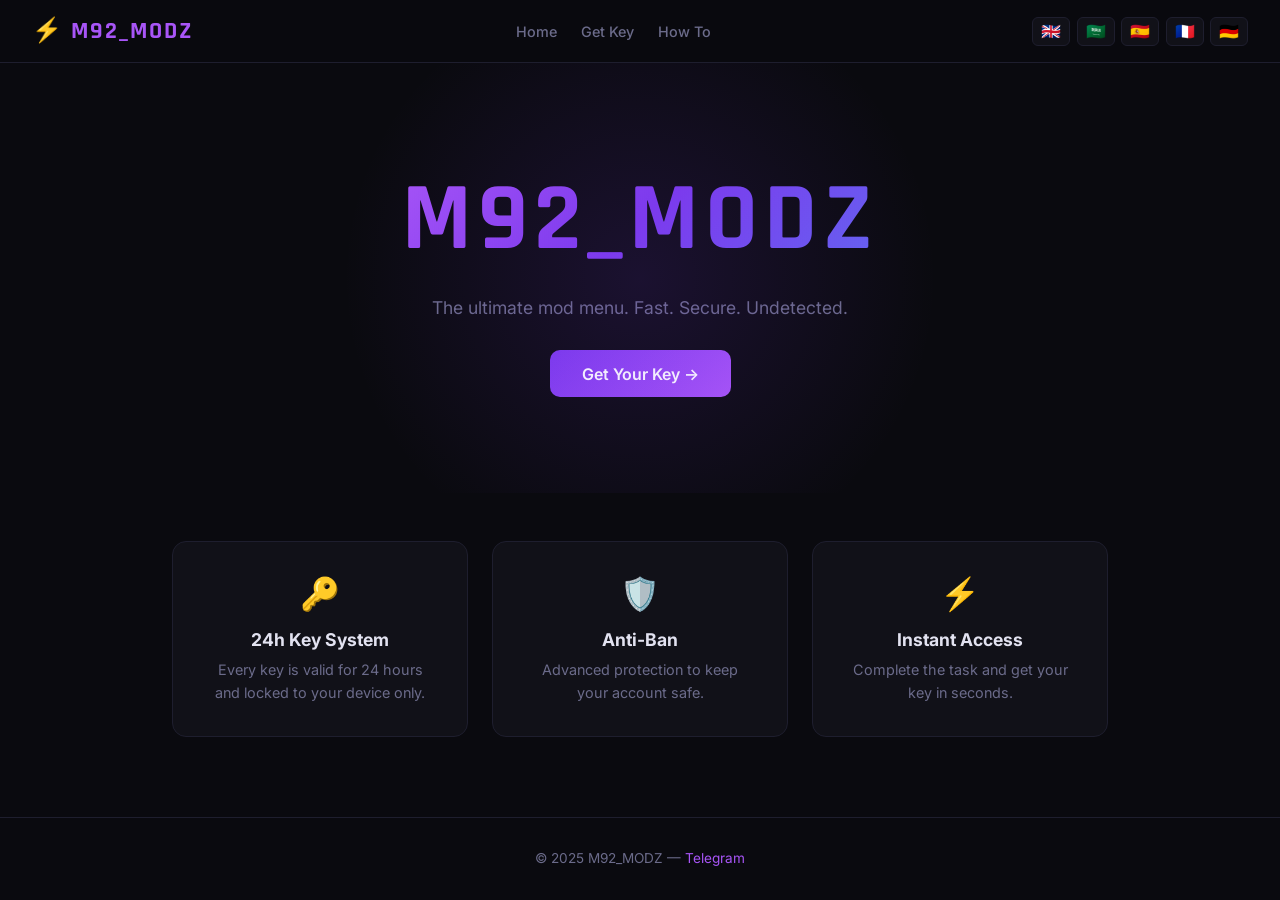
<file: index.html>
<!DOCTYPE html>
<html lang="en" dir="ltr">
<head>
<meta charset="UTF-8"/>
<meta name="viewport" content="width=device-width, initial-scale=1.0"/>
<meta name="google-adsense-account" content="ca-pub-4285577993065607">
<title>M92_MODZ</title>
<link rel="stylesheet" href="style.css"/>
    <script async src="https://pagead2.googlesyndication.com/pagead/js/adsbygoogle.js?client=ca-pub-4285577993065607" crossorigin="anonymous"></script>
</head>
<body>

<!-- NAVBAR -->
<nav class="navbar">
  <div class="nav-brand">⚡ M92_MODZ</div>
  <div class="nav-links">
    <a href="index.html" data-i18n="nav_home">Home</a>
    <a href="getkey.html" data-i18n="nav_getkey">Get Key</a>
    <a href="howto.html" data-i18n="nav_howto">How To</a>
  </div>
  <div class="lang-switcher">
    <button onclick="setLang('en')">🇬🇧</button>
    <button onclick="setLang('ar')">🇸🇦</button>
    <button onclick="setLang('es')">🇪🇸</button>
    <button onclick="setLang('fr')">🇫🇷</button>
    <button onclick="setLang('de')">🇩🇪</button>
  </div>
</nav>

<!-- HERO -->
<section class="hero">
  <div class="hero-glow"></div>
  <h1 class="hero-title">M92_MODZ</h1>
  <p class="hero-sub" data-i18n="hero_sub">The ultimate mod menu. Fast. Secure. Undetected.</p>
  <a href="getkey.html" class="btn-main" data-i18n="hero_btn">Get Your Key →</a>
</section>

<!-- FEATURES -->
<section class="features">
  <div class="feature-card">
    <span class="feat-icon">🔑</span>
    <h3 data-i18n="feat1_title">24h Key System</h3>
    <p data-i18n="feat1_desc">Every key is valid for 24 hours and locked to your device only.</p>
  </div>
  <div class="feature-card">
    <span class="feat-icon">🛡️</span>
    <h3 data-i18n="feat2_title">Anti-Ban</h3>
    <p data-i18n="feat2_desc">Advanced protection to keep your account safe.</p>
  </div>
  <div class="feature-card">
    <span class="feat-icon">⚡</span>
    <h3 data-i18n="feat3_title">Instant Access</h3>
    <p data-i18n="feat3_desc">Complete the task and get your key in seconds.</p>
  </div>
</section>

<!-- FOOTER -->
    <!-- Adsterra Native Banner -->
    <script async="async" data-cfasync="false" src="https://pl29708792.effectivecpmnetwork.com/a753c62798e2c387c6f89055fa4c1343/invoke.js"></script>
    <div id="container-a753c62798e2c387c6f89055fa4c1343"></div>

<footer class="footer">
  <p>© 2025 M92_MODZ — <a href="https://t.me/M92Modz" target="_blank">Telegram</a></p>
</footer>

<script src="i18n.js"></script>
</body>
</html>
</file>
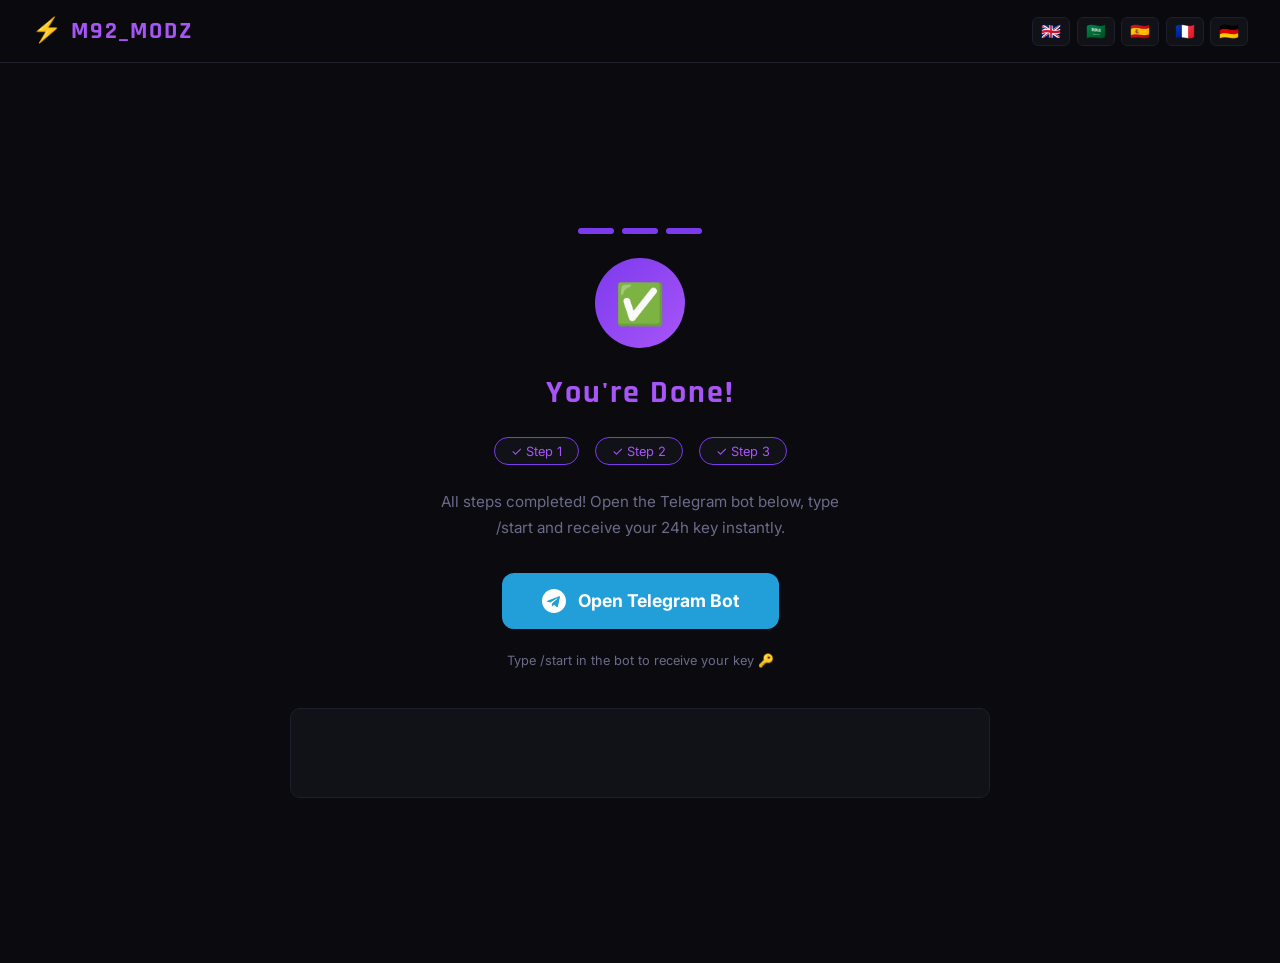
<file: final.html>
<!DOCTYPE html>
<html lang="en" dir="ltr">
<head>
<meta charset="UTF-8"/>
<meta name="viewport" content="width=device-width, initial-scale=1.0"/>
<meta name="google-adsense-account" content="ca-pub-4285577993065607">
<title>M92_MODZ — Get Your Key</title>
<link rel="stylesheet" href="style.css"/>
<script async src="https://pagead2.googlesyndication.com/pagead/js/adsbygoogle.js?client=ca-pub-4285577993065607" crossorigin="anonymous"></script>
<style>
  .final-wrapper {
    min-height: 100vh;
    display: flex;
    flex-direction: column;
    align-items: center;
    justify-content: center;
    padding: 2rem 1rem;
    gap: 1.5rem;
    text-align: center;
  }

  .success-icon {
    width: 90px; height: 90px;
    background: linear-gradient(135deg, var(--accent), var(--accent2));
    border-radius: 50%;
    display: flex;
    align-items: center;
    justify-content: center;
    font-size: 2.5rem;
    animation: popIn 0.5s ease;
  }

  @keyframes popIn {
    0%   { transform: scale(0); opacity: 0; }
    80%  { transform: scale(1.1); }
    100% { transform: scale(1); opacity: 1; }
  }

  .final-title {
    font-family: 'Rajdhani', sans-serif;
    font-size: 2rem;
    font-weight: 700;
    color: var(--accent2);
    letter-spacing: 2px;
  }

  .final-desc {
    color: var(--muted);
    font-size: 0.95rem;
    max-width: 400px;
    line-height: 1.7;
  }

  .progress-bar {
    display: flex;
    gap: 0.5rem;
  }
  .prog-dot {
    width: 36px; height: 6px;
    border-radius: 3px;
    background: var(--accent);
  }

  .btn-telegram {
    display: inline-flex;
    align-items: center;
    gap: 0.75rem;
    background: #229ED9;
    color: #fff;
    padding: 1rem 2.5rem;
    border-radius: 12px;
    text-decoration: none;
    font-weight: 700;
    font-size: 1.1rem;
    transition: opacity 0.2s, transform 0.2s;
    margin-top: 0.5rem;
  }
  .btn-telegram:hover { opacity: 0.85; transform: translateY(-2px); }

  .steps-done {
    display: flex;
    gap: 1rem;
    flex-wrap: wrap;
    justify-content: center;
  }

  .done-chip {
    background: var(--surface);
    border: 1px solid var(--accent);
    border-radius: 20px;
    padding: 0.35rem 1rem;
    font-size: 0.8rem;
    color: var(--accent2);
  }

  .ad-bottom {
    width: 100%;
    max-width: 700px;
    min-height: 90px;
    background: var(--surface);
    border: 1px solid var(--border);
    border-radius: 10px;
    display: flex;
    align-items: center;
    justify-content: center;
    margin-top: 1rem;
  }
</style>
</head>
<body>

<nav class="navbar">
  <div class="nav-brand">⚡ M92_MODZ</div>
  <div class="lang-switcher">
    <button onclick="setLang('en')">🇬🇧</button>
    <button onclick="setLang('ar')">🇸🇦</button>
    <button onclick="setLang('es')">🇪🇸</button>
    <button onclick="setLang('fr')">🇫🇷</button>
    <button onclick="setLang('de')">🇩🇪</button>
  </div>
</nav>

<div class="final-wrapper">

  <!-- All done progress -->
  <div class="progress-bar">
    <div class="prog-dot"></div>
    <div class="prog-dot"></div>
    <div class="prog-dot"></div>
  </div>

  <!-- Success icon -->
  <div class="success-icon">✅</div>

  <h1 class="final-title" data-i18n="final_title">You're Done!</h1>

  <div class="steps-done">
    <span class="done-chip">✓ Step 1</span>
    <span class="done-chip">✓ Step 2</span>
    <span class="done-chip">✓ Step 3</span>
  </div>

  <p class="final-desc" data-i18n="final_desc">
    All steps completed! Open the Telegram bot below, type /start and receive your 24h key instantly.
  </p>

  <!-- Telegram Button -->
  <a href="https://t.me/YourBotUsername" target="_blank" class="btn-telegram">
    <svg width="24" height="24" viewBox="0 0 24 24" fill="white">
      <path d="M12 0C5.373 0 0 5.373 0 12s5.373 12 12 12 12-5.373 12-12S18.627 0 12 0zm5.894 8.221l-1.97 9.28c-.145.658-.537.818-1.084.508l-3-2.21-1.447 1.394c-.16.16-.295.295-.605.295l.213-3.053 5.56-5.023c.242-.213-.054-.333-.373-.12l-6.871 4.326-2.962-.924c-.643-.204-.657-.643.136-.953l11.57-4.461c.537-.194 1.006.131.833.941z"/>
    </svg>
    <span data-i18n="final_btn">Open Telegram Bot</span>
  </a>

  <p style="color:var(--muted);font-size:0.8rem" data-i18n="final_note">
    Type /start in the bot to receive your key 🔑
  </p>

  <!-- Bottom Ad -->
  <div class="ad-bottom">
    <ins class="adsbygoogle"
         style="display:block;width:320px;height:50px"
         data-ad-client="ca-pub-4285577993065607"
         data-ad-slot="AUTO"></ins>
    <script>(adsbygoogle = window.adsbygoogle || []).push({});</script>
  </div>

</div>

<script src="i18n.js"></script>
</body>
</html>
</file>
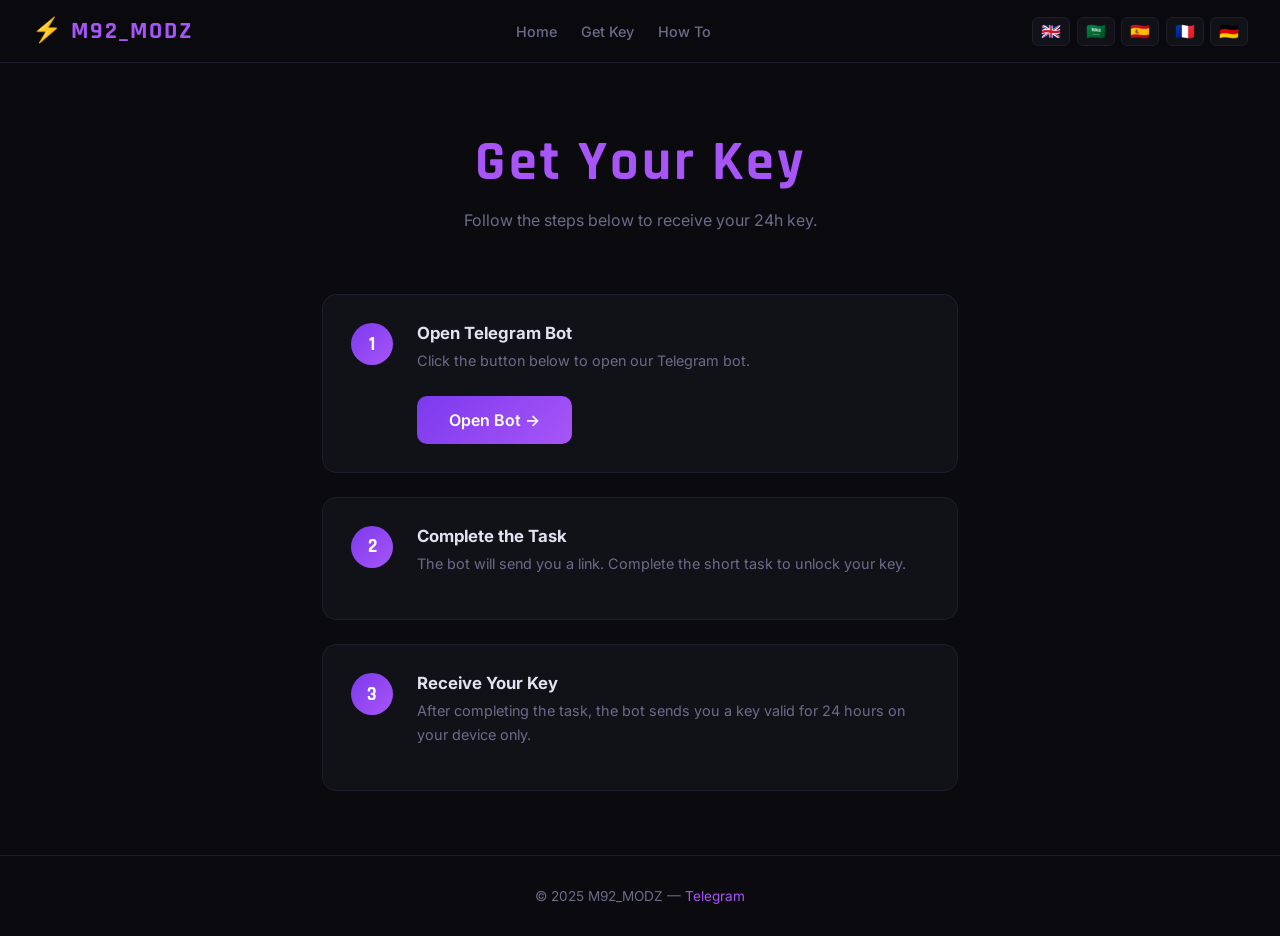
<file: getkey.html>
<!DOCTYPE html>
<html lang="en" dir="ltr">
<head>
<meta charset="UTF-8"/>
<meta name="viewport" content="width=device-width, initial-scale=1.0"/>
<meta name="google-adsense-account" content="ca-pub-4285577993065607">
<title>Get Key — M92_MODZ</title>
<link rel="stylesheet" href="style.css"/>
<script async src="https://pagead2.googlesyndication.com/pagead/js/adsbygoogle.js?client=ca-pub-4285577993065607" crossorigin="anonymous"></script>
</head>
<body>

<nav class="navbar">
  <div class="nav-brand">⚡ M92_MODZ</div>
  <div class="nav-links">
    <a href="index.html" data-i18n="nav_home">Home</a>
    <a href="getkey.html" data-i18n="nav_getkey">Get Key</a>
    <a href="howto.html" data-i18n="nav_howto">How To</a>
  </div>
  <div class="lang-switcher">
    <button onclick="setLang('en')">🇬🇧</button>
    <button onclick="setLang('ar')">🇸🇦</button>
    <button onclick="setLang('es')">🇪🇸</button>
    <button onclick="setLang('fr')">🇫🇷</button>
    <button onclick="setLang('de')">🇩🇪</button>
  </div>
</nav>

<section class="page-hero">
  <h1 data-i18n="getkey_title">Get Your Key</h1>
  <p data-i18n="getkey_sub">Complete 3 quick steps to receive your 24h key.</p>
</section>

<section class="steps-section">

  <div class="step-card">
    <div class="step-num">1</div>
    <div class="step-body">
      <h3 data-i18n="step1_title">Complete 3 Steps</h3>
      <p data-i18n="step1_desc">You will go through 3 short pages. Each page has a 10 second timer. After all 3 steps you get your key.</p>
      <a href="step1.html" class="btn-main" data-i18n="step1_btn">Start Now →</a>
    </div>
  </div>

  <div class="step-card">
    <div class="step-num">2</div>
    <div class="step-body">
      <h3 data-i18n="step2_title">Open Telegram Bot</h3>
      <p data-i18n="step2_desc">After completing all steps, you will be sent to our Telegram bot to receive your key.</p>
    </div>
  </div>

  <div class="step-card">
    <div class="step-num">3</div>
    <div class="step-body">
      <h3 data-i18n="step3_title">Receive Your Key</h3>
      <p data-i18n="step3_desc">The bot sends you a key valid for 24 hours on your device only. Enter it in the app and enjoy!</p>
    </div>
  </div>

</section>

<footer class="footer">
  <p>© 2025 M92_MODZ — <a href="https://t.me/M92Modz" target="_blank">Telegram</a></p>
</footer>

<script src="i18n.js"></script>
</body>
</html>
</file>
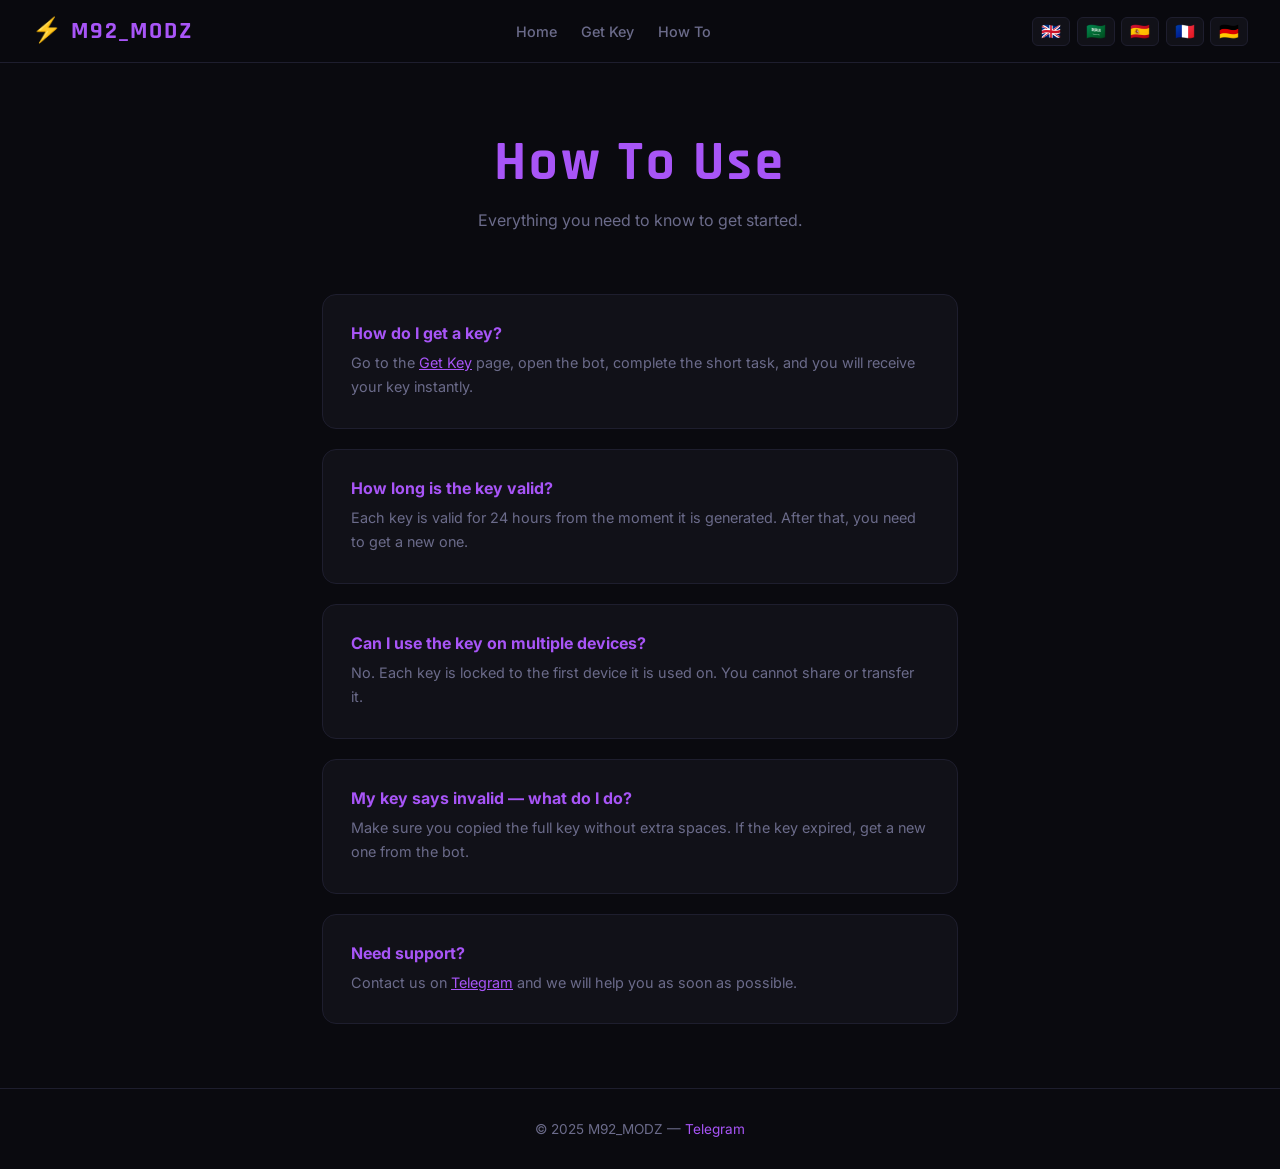
<file: howto.html>
<!DOCTYPE html>
<html lang="en" dir="ltr">
<head>
<meta charset="UTF-8"/>
<meta name="viewport" content="width=device-width, initial-scale=1.0"/>
<meta name="google-adsense-account" content="ca-pub-4285577993065607">
<title>How To — M92_MODZ</title>
<link rel="stylesheet" href="style.css"/>
    <script async src="https://pagead2.googlesyndication.com/pagead/js/adsbygoogle.js?client=ca-pub-4285577993065607" crossorigin="anonymous"></script>
</head>
<body>

<nav class="navbar">
  <div class="nav-brand">⚡ M92_MODZ</div>
  <div class="nav-links">
    <a href="index.html" data-i18n="nav_home">Home</a>
    <a href="getkey.html" data-i18n="nav_getkey">Get Key</a>
    <a href="howto.html" data-i18n="nav_howto">How To</a>
  </div>
  <div class="lang-switcher">
    <button onclick="setLang('en')">🇬🇧</button>
    <button onclick="setLang('ar')">🇸🇦</button>
    <button onclick="setLang('es')">🇪🇸</button>
    <button onclick="setLang('fr')">🇫🇷</button>
    <button onclick="setLang('de')">🇩🇪</button>
  </div>
</nav>

<section class="page-hero">
  <h1 data-i18n="howto_title">How To Use</h1>
  <p data-i18n="howto_sub">Everything you need to know to get started.</p>
</section>

<section class="howto-section">

  <div class="howto-block">
    <h2 data-i18n="howto_q1">How do I get a key?</h2>
    <p data-i18n="howto_a1">Go to the <a href="getkey.html">Get Key</a> page, open the bot, complete the short task, and you will receive your key instantly.</p>
  </div>

  <div class="howto-block">
    <h2 data-i18n="howto_q2">How long is the key valid?</h2>
    <p data-i18n="howto_a2">Each key is valid for 24 hours from the moment it is generated. After that, you need to get a new one.</p>
  </div>

  <div class="howto-block">
    <h2 data-i18n="howto_q3">Can I use the key on multiple devices?</h2>
    <p data-i18n="howto_a3">No. Each key is locked to the first device it is used on. You cannot share or transfer it.</p>
  </div>

  <div class="howto-block">
    <h2 data-i18n="howto_q4">My key says invalid — what do I do?</h2>
    <p data-i18n="howto_a4">Make sure you copied the full key without extra spaces. If the key expired, go get a new one from the bot.</p>
  </div>

  <div class="howto-block">
    <h2 data-i18n="howto_q5">Need support?</h2>
    <p data-i18n="howto_a5">Contact us on <a href="https://t.me/M92Modz" target="_blank">Telegram</a> and we will help you as soon as possible.</p>
  </div>

</section>

    <!-- Adsterra Native Banner -->
    <script async="async" data-cfasync="false" src="https://pl29708792.effectivecpmnetwork.com/a753c62798e2c387c6f89055fa4c1343/invoke.js"></script>
    <div id="container-a753c62798e2c387c6f89055fa4c1343"></div>

<footer class="footer">
  <p>© 2025 M92_MODZ — <a href="https://t.me/M92Modz" target="_blank">Telegram</a></p>
</footer>

<script src="i18n.js"></script>
</body>
</html>
</file>
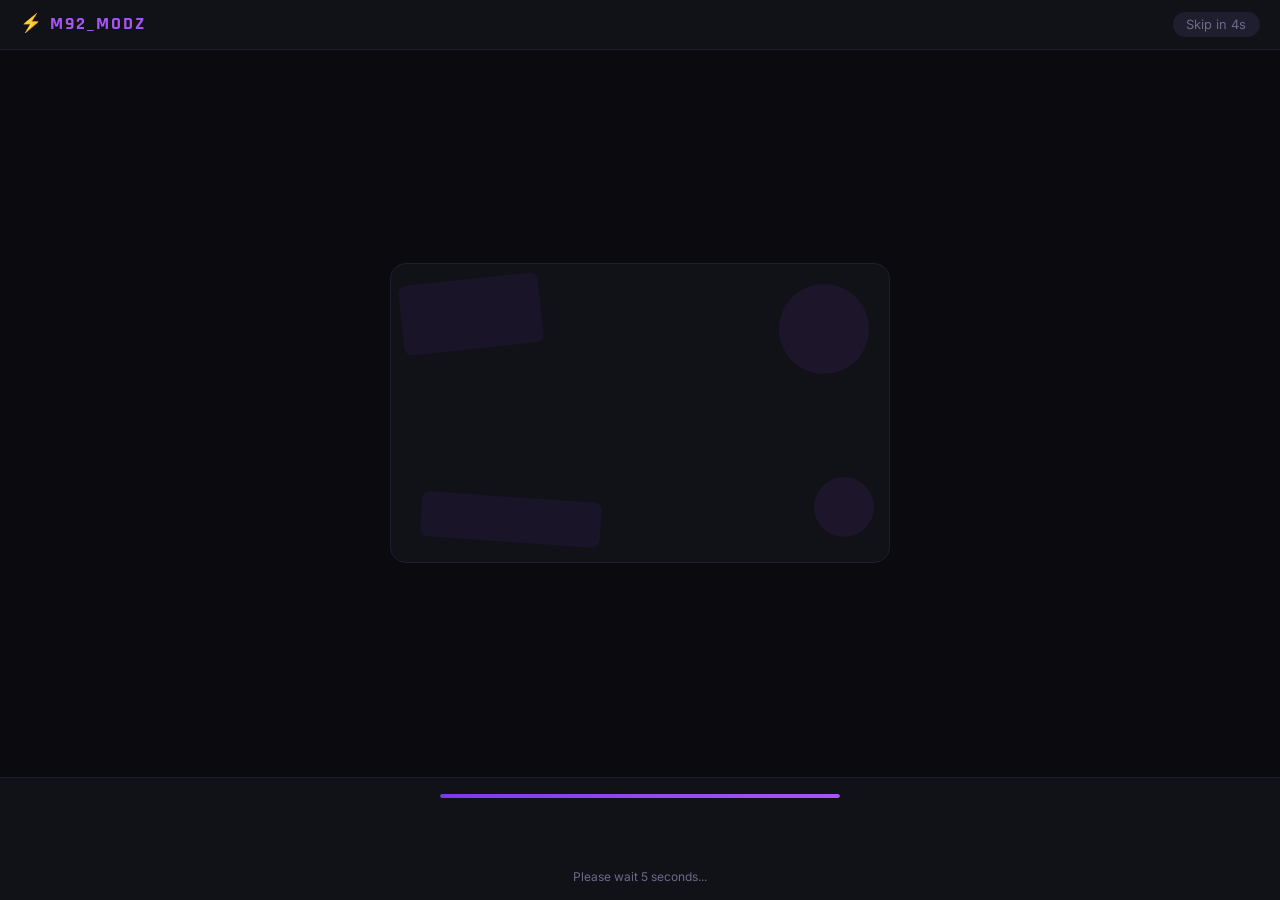
<file: interstitial.html>
<!DOCTYPE html>
<html lang="en" dir="ltr">
<head>
<meta charset="UTF-8"/>
<meta name="viewport" content="width=device-width, initial-scale=1.0"/>
<meta name="google-adsense-account" content="ca-pub-4285577993065607">
<title>M92_MODZ</title>
<link rel="stylesheet" href="style.css"/>
<script async src="https://pagead2.googlesyndication.com/pagead/js/adsbygoogle.js?client=ca-pub-4285577993065607" crossorigin="anonymous"></script>
<style>
* { margin:0; padding:0; box-sizing:border-box; }

body {
  background: var(--bg);
  min-height: 100vh;
  display: flex;
  flex-direction: column;
}

/* ── Top bar ── */
.ad-topbar {
  display: flex;
  align-items: center;
  justify-content: space-between;
  padding: 0.75rem 1.25rem;
  background: var(--surface);
  border-bottom: 1px solid var(--border);
}
.ad-topbar-brand {
  font-family: 'Rajdhani', sans-serif;
  font-weight: 700;
  color: var(--accent2);
  font-size: 1.1rem;
  letter-spacing: 2px;
}
.ad-skip-counter {
  font-size: 0.8rem;
  color: var(--muted);
  background: var(--border);
  padding: 0.3rem 0.85rem;
  border-radius: 20px;
}

/* ── Ad container ── */
.ad-fullscreen {
  flex: 1;
  display: flex;
  flex-direction: column;
  align-items: center;
  justify-content: center;
  padding: 1rem;
  gap: 1.25rem;
  position: relative;
}

/* Big ad slot */
.ad-slot-big {
  width: 100%;
  max-width: 500px;
  min-height: 300px;
  background: var(--surface);
  border: 1px solid var(--border);
  border-radius: 16px;
  display: flex;
  align-items: center;
  justify-content: center;
  overflow: hidden;
  position: relative;
}

/* Decorative stickers behind ad */
.sticker {
  position: absolute;
  border-radius: 8px;
  opacity: 0.08;
  pointer-events: none;
}
.s1 { width:140px;height:70px;  background:var(--accent);  top:15px;  left:10px;  transform:rotate(-6deg); }
.s2 { width:90px; height:90px;  background:var(--accent2); top:20px;  right:20px; border-radius:50%; }
.s3 { width:180px;height:45px;  background:var(--accent);  bottom:20px;left:30px; transform:rotate(4deg); }
.s4 { width:60px; height:60px;  background:var(--accent2); bottom:25px;right:15px;border-radius:50%; }

.ad-slot-inner {
  position: relative;
  z-index: 1;
  width: 100%;
  display: flex;
  align-items: center;
  justify-content: center;
  padding: 1rem;
}

/* ── Bottom bar ── */
.ad-bottombar {
  padding: 1rem 1.25rem;
  background: var(--surface);
  border-top: 1px solid var(--border);
  display: flex;
  flex-direction: column;
  align-items: center;
  gap: 0.75rem;
}

.progress-track {
  width: 100%;
  max-width: 400px;
  height: 4px;
  background: var(--border);
  border-radius: 2px;
  overflow: hidden;
}
.progress-fill {
  height: 100%;
  width: 0%;
  background: linear-gradient(90deg, var(--accent), var(--accent2));
  border-radius: 2px;
  transition: width 1s linear;
}

.btn-skip {
  display: inline-block;
  background: linear-gradient(135deg, var(--accent), var(--accent2));
  color: #fff;
  padding: 0.85rem 3rem;
  border-radius: 10px;
  font-weight: 700;
  font-size: 1rem;
  border: none;
  cursor: pointer;
  opacity: 0;
  pointer-events: none;
  transition: opacity 0.4s, transform 0.2s;
  text-decoration: none;
  width: 100%;
  max-width: 400px;
  text-align: center;
}
.btn-skip.visible {
  opacity: 1;
  pointer-events: all;
}
.btn-skip:hover { transform: translateY(-2px); }

.ad-note {
  color: var(--muted);
  font-size: 0.75rem;
}
</style>
</head>
<body>

<!-- Top Bar -->
<div class="ad-topbar">
  <div class="ad-topbar-brand">⚡ M92_MODZ</div>
  <div class="ad-skip-counter" id="skipCounter">Skip in <span id="skipNum">5</span>s</div>
</div>

<!-- Full Screen Ad -->
<div class="ad-fullscreen">
  <div class="ad-slot-big">
    <div class="sticker s1"></div>
    <div class="sticker s2"></div>
    <div class="sticker s3"></div>
    <div class="sticker s4"></div>
    <div class="ad-slot-inner">
      <!-- AdSense interstitial slot -->
      <ins class="adsbygoogle"
           style="display:block;width:300px;height:250px"
           data-ad-client="ca-pub-4285577993065607"
           data-ad-slot="AUTO"
           data-ad-format="auto"
           data-full-width-responsive="true"></ins>
      <script>(adsbygoogle = window.adsbygoogle || []).push({});</script>
    </div>
  </div>
</div>

<!-- Bottom Bar -->
<div class="ad-bottombar">
  <div class="progress-track">
    <div class="progress-fill" id="progressFill"></div>
  </div>
  <a href="#" class="btn-skip" id="skipBtn">Continue →</a>
  <div class="ad-note" id="adNote">Please wait 5 seconds...</div>
</div>

<script src="i18n.js"></script>
<script>
  // Get destination from URL param: interstitial.html?next=step2.html
  const params   = new URLSearchParams(window.location.search);
  const nextPage = params.get('next') || 'step2.html';

  const skipBtn  = document.getElementById('skipBtn');
  const skipNum  = document.getElementById('skipNum');
  const skipCtr  = document.getElementById('skipCounter');
  const fill     = document.getElementById('progressFill');
  const note     = document.getElementById('adNote');

  skipBtn.href = nextPage;

  let seconds = 5;
  const total = 5;

  // Animate progress bar
  setTimeout(() => { fill.style.width = '100%'; }, 100);

  const interval = setInterval(() => {
    seconds--;
    skipNum.textContent = seconds;

    if (seconds <= 0) {
      clearInterval(interval);
      skipCtr.textContent = '✓ Done';
      skipCtr.style.background = 'var(--accent)';
      skipCtr.style.color = '#fff';
      note.textContent = 'You can continue now!';
      skipBtn.textContent = 'Continue →';
      skipBtn.classList.add('visible');
    }
  }, 1000);
</script>
</body>
</html>
</file>
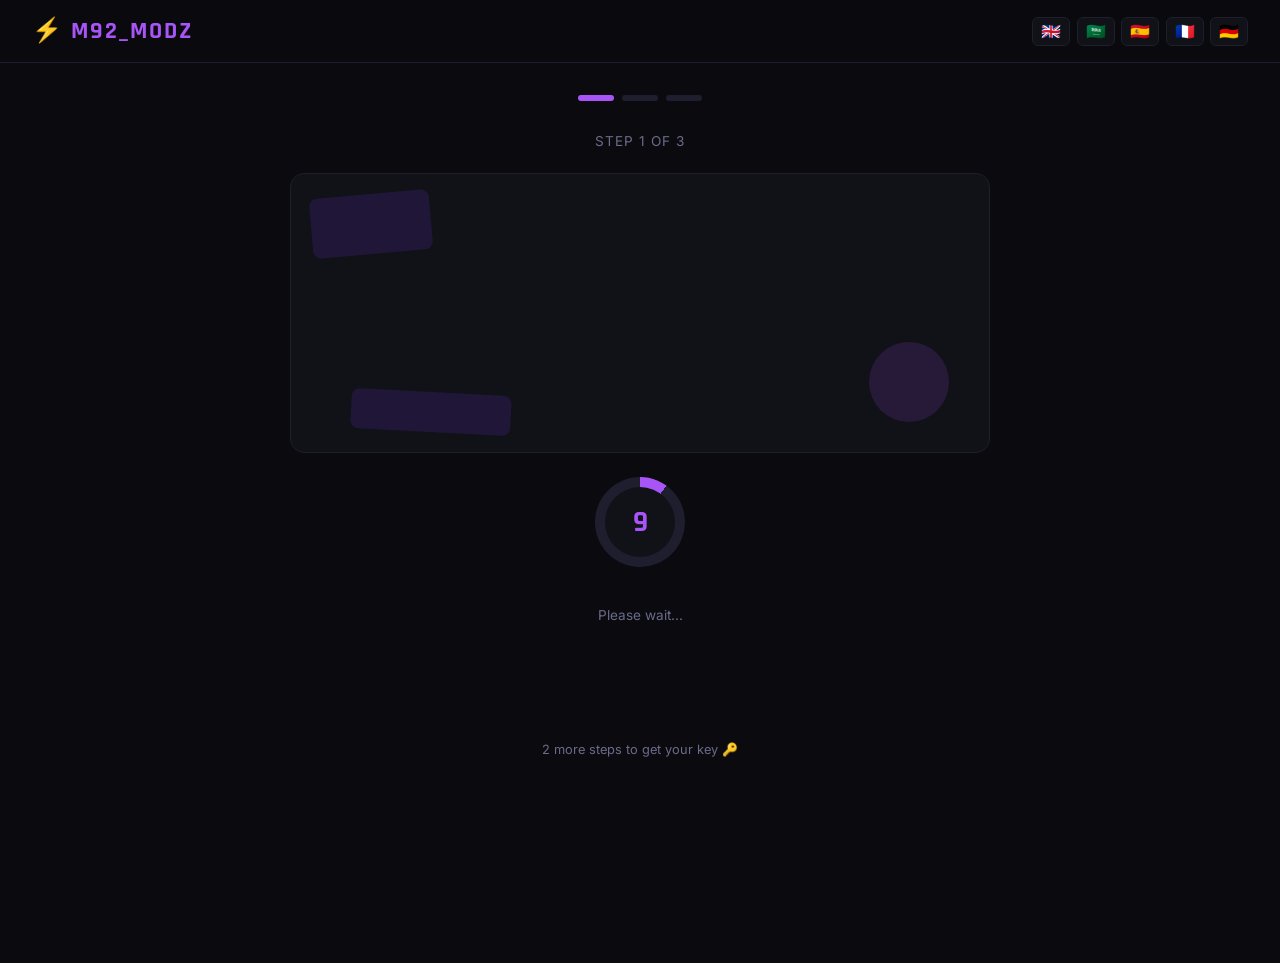
<file: step1.html>
<!DOCTYPE html>
<html lang="en" dir="ltr">
<head>
<meta charset="UTF-8"/>
<meta name="viewport" content="width=device-width, initial-scale=1.0"/>
<meta name="google-adsense-account" content="ca-pub-4285577993065607">
<title>M92_MODZ — Step 1</title>
<link rel="stylesheet" href="style.css"/>
<script async src="https://pagead2.googlesyndication.com/pagead/js/adsbygoogle.js?client=ca-pub-4285577993065607" crossorigin="anonymous"></script>
<style>
  .step-wrapper {
    min-height: 100vh;
    display: flex;
    flex-direction: column;
    align-items: center;
    padding: 2rem 1rem;
    gap: 1.5rem;
  }

  .progress-bar {
    display: flex;
    gap: 0.5rem;
    margin-bottom: 0.5rem;
  }
  .prog-dot {
    width: 36px; height: 6px;
    border-radius: 3px;
    background: var(--border);
  }
  .prog-dot.active { background: var(--accent2); }
  .prog-dot.done   { background: var(--accent); }

  .step-label {
    color: var(--muted);
    font-size: 0.85rem;
    letter-spacing: 1px;
    text-transform: uppercase;
  }

  .ad-frame {
    width: 100%;
    max-width: 700px;
    min-height: 280px;
    background: var(--surface);
    border: 1px solid var(--border);
    border-radius: 14px;
    display: flex;
    align-items: center;
    justify-content: center;
    color: var(--muted);
    font-size: 0.85rem;
    position: relative;
    overflow: hidden;
  }

  /* Ad stickers / banners decoration */
  .ad-sticker {
    position: absolute;
    border-radius: 8px;
    opacity: 0.15;
  }
  .ad-sticker-1 { width:120px; height:60px; background:var(--accent); top:20px; left:20px; transform:rotate(-5deg); }
  .ad-sticker-2 { width:80px;  height:80px; background:var(--accent2); bottom:30px; right:40px; border-radius:50%; }
  .ad-sticker-3 { width:160px; height:40px; background:var(--accent); bottom:20px; left:60px; transform:rotate(3deg); }

  .ad-inner {
    z-index: 1;
    text-align: center;
  }

  .timer-ring {
    width: 90px; height: 90px;
    border-radius: 50%;
    background: conic-gradient(var(--accent2) 0%, var(--border) 0%);
    display: flex;
    align-items: center;
    justify-content: center;
    margin: 0 auto 1rem;
    transition: background 0.5s;
    position: relative;
  }
  .timer-ring::after {
    content: '';
    position: absolute;
    width: 70px; height: 70px;
    background: var(--surface);
    border-radius: 50%;
  }
  .timer-num {
    position: relative;
    z-index: 1;
    font-family: 'Rajdhani', sans-serif;
    font-size: 1.8rem;
    font-weight: 700;
    color: var(--accent2);
  }

  .timer-label {
    color: var(--muted);
    font-size: 0.85rem;
    margin-bottom: 1.5rem;
  }

  .btn-continue {
    display: inline-block;
    background: linear-gradient(135deg, var(--accent), var(--accent2));
    color: #fff;
    padding: 0.85rem 2.5rem;
    border-radius: 10px;
    font-weight: 700;
    font-size: 1rem;
    border: none;
    cursor: pointer;
    opacity: 0;
    pointer-events: none;
    transition: opacity 0.4s, transform 0.2s;
    text-decoration: none;
  }
  .btn-continue.visible {
    opacity: 1;
    pointer-events: all;
  }
  .btn-continue:hover { transform: translateY(-2px); }

  .key-info {
    color: var(--muted);
    font-size: 0.8rem;
    text-align: center;
  }
</style>
</head>
<body>

<nav class="navbar">
  <div class="nav-brand">⚡ M92_MODZ</div>
  <div class="lang-switcher">
    <button onclick="setLang('en')">🇬🇧</button>
    <button onclick="setLang('ar')">🇸🇦</button>
    <button onclick="setLang('es')">🇪🇸</button>
    <button onclick="setLang('fr')">🇫🇷</button>
    <button onclick="setLang('de')">🇩🇪</button>
  </div>
</nav>

<div class="step-wrapper">

  <!-- Progress -->
  <div class="progress-bar">
    <div class="prog-dot active"></div>
    <div class="prog-dot"></div>
    <div class="prog-dot"></div>
  </div>
  <div class="step-label" data-i18n="step_label_1">Step 1 of 3</div>

  <!-- Ad Frame -->
  <div class="ad-frame">
    <div class="ad-sticker ad-sticker-1"></div>
    <div class="ad-sticker ad-sticker-2"></div>
    <div class="ad-sticker ad-sticker-3"></div>
    <div class="ad-inner">
      <!-- Adsterra / AdSense slot here -->
      <ins class="adsbygoogle"
           style="display:block;width:320px;height:100px"
           data-ad-client="ca-pub-4285577993065607"
           data-ad-slot="AUTO"></ins>
      <script>(adsbygoogle = window.adsbygoogle || []).push({});</script>
    </div>
  </div>

  <!-- Timer -->
  <div class="timer-ring" id="ring">
    <span class="timer-num" id="countdown">10</span>
  </div>
  <div class="timer-label" data-i18n="timer_wait">Please wait...</div>

  <!-- Continue Button -->
  <a href="interstitial.html?next=step2.html" class="btn-continue" id="continueBtn" data-i18n="btn_continue">Continue →</a>

  <div class="key-info" data-i18n="steps_left_1">2 more steps to get your key 🔑</div>

</div>

<script src="i18n.js"></script>
<script>
  let seconds = 10;
  const ring = document.getElementById('ring');
  const num  = document.getElementById('countdown');
  const btn  = document.getElementById('continueBtn');

  const interval = setInterval(() => {
    seconds--;
    num.textContent = seconds;
    const pct = ((10 - seconds) / 10) * 100;
    ring.style.background = `conic-gradient(var(--accent2) ${pct}%, var(--border) ${pct}%)`;

    if (seconds <= 0) {
      clearInterval(interval);
      num.textContent = '✓';
      btn.classList.add('visible');
    }
  }, 1000);
</script>
</body>
</html>
</file>
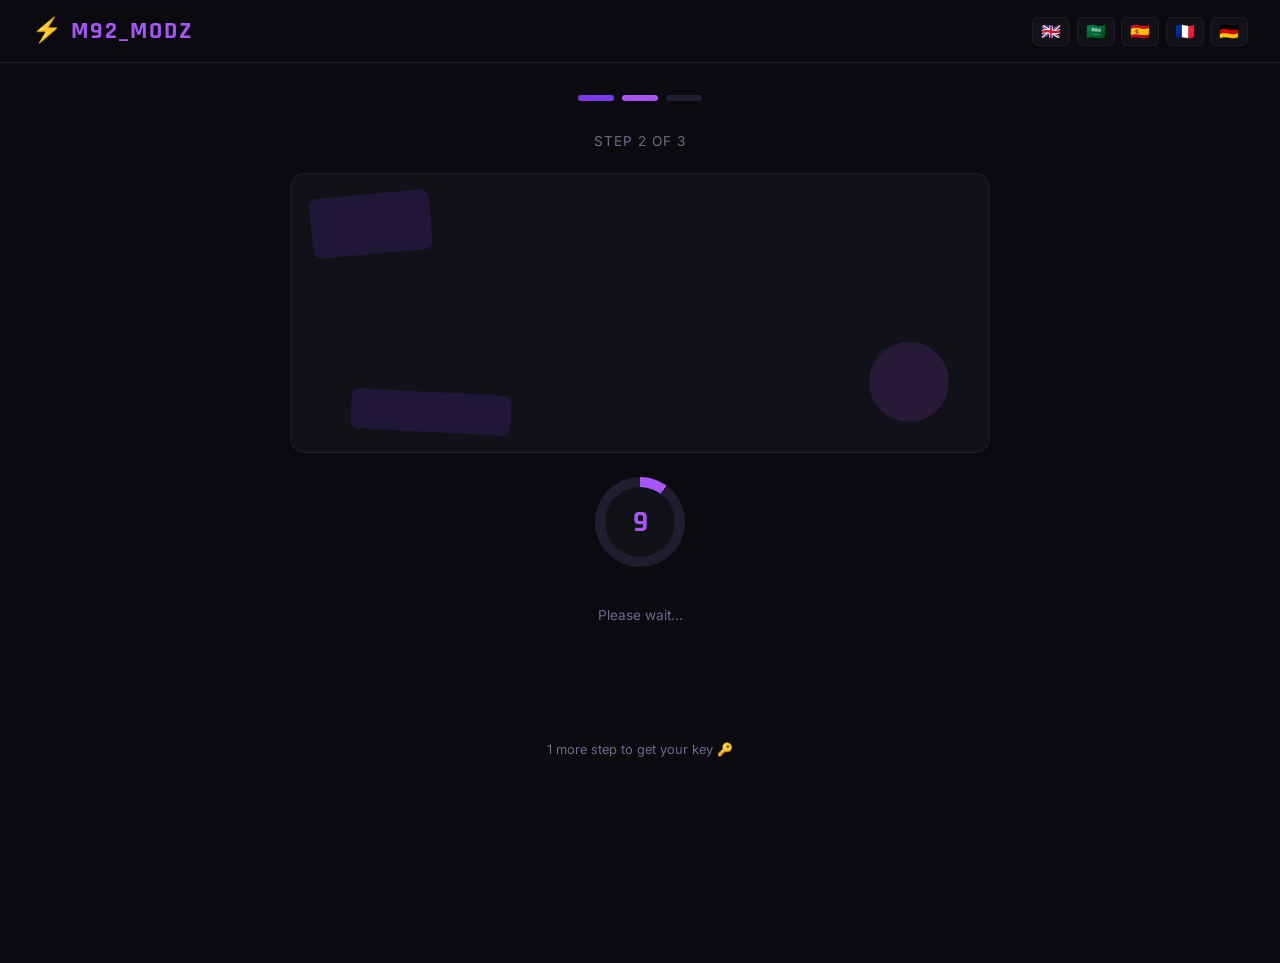
<file: step2.html>
<!DOCTYPE html>
<html lang="en" dir="ltr">
<head>
<meta charset="UTF-8"/>
<meta name="viewport" content="width=device-width, initial-scale=1.0"/>
<meta name="google-adsense-account" content="ca-pub-4285577993065607">
<title>M92_MODZ — Step 1</title>
<link rel="stylesheet" href="style.css"/>
<script async src="https://pagead2.googlesyndication.com/pagead/js/adsbygoogle.js?client=ca-pub-4285577993065607" crossorigin="anonymous"></script>
<style>
  .step-wrapper {
    min-height: 100vh;
    display: flex;
    flex-direction: column;
    align-items: center;
    padding: 2rem 1rem;
    gap: 1.5rem;
  }

  .progress-bar {
    display: flex;
    gap: 0.5rem;
    margin-bottom: 0.5rem;
  }
  .prog-dot {
    width: 36px; height: 6px;
    border-radius: 3px;
    background: var(--border);
  }
  .prog-dot.active { background: var(--accent2); }
  .prog-dot.done   { background: var(--accent); }

  .step-label {
    color: var(--muted);
    font-size: 0.85rem;
    letter-spacing: 1px;
    text-transform: uppercase;
  }

  .ad-frame {
    width: 100%;
    max-width: 700px;
    min-height: 280px;
    background: var(--surface);
    border: 1px solid var(--border);
    border-radius: 14px;
    display: flex;
    align-items: center;
    justify-content: center;
    color: var(--muted);
    font-size: 0.85rem;
    position: relative;
    overflow: hidden;
  }

  /* Ad stickers / banners decoration */
  .ad-sticker {
    position: absolute;
    border-radius: 8px;
    opacity: 0.15;
  }
  .ad-sticker-1 { width:120px; height:60px; background:var(--accent); top:20px; left:20px; transform:rotate(-5deg); }
  .ad-sticker-2 { width:80px;  height:80px; background:var(--accent2); bottom:30px; right:40px; border-radius:50%; }
  .ad-sticker-3 { width:160px; height:40px; background:var(--accent); bottom:20px; left:60px; transform:rotate(3deg); }

  .ad-inner {
    z-index: 1;
    text-align: center;
  }

  .timer-ring {
    width: 90px; height: 90px;
    border-radius: 50%;
    background: conic-gradient(var(--accent2) 0%, var(--border) 0%);
    display: flex;
    align-items: center;
    justify-content: center;
    margin: 0 auto 1rem;
    transition: background 0.5s;
    position: relative;
  }
  .timer-ring::after {
    content: '';
    position: absolute;
    width: 70px; height: 70px;
    background: var(--surface);
    border-radius: 50%;
  }
  .timer-num {
    position: relative;
    z-index: 1;
    font-family: 'Rajdhani', sans-serif;
    font-size: 1.8rem;
    font-weight: 700;
    color: var(--accent2);
  }

  .timer-label {
    color: var(--muted);
    font-size: 0.85rem;
    margin-bottom: 1.5rem;
  }

  .btn-continue {
    display: inline-block;
    background: linear-gradient(135deg, var(--accent), var(--accent2));
    color: #fff;
    padding: 0.85rem 2.5rem;
    border-radius: 10px;
    font-weight: 700;
    font-size: 1rem;
    border: none;
    cursor: pointer;
    opacity: 0;
    pointer-events: none;
    transition: opacity 0.4s, transform 0.2s;
    text-decoration: none;
  }
  .btn-continue.visible {
    opacity: 1;
    pointer-events: all;
  }
  .btn-continue:hover { transform: translateY(-2px); }

  .key-info {
    color: var(--muted);
    font-size: 0.8rem;
    text-align: center;
  }
</style>
</head>
<body>

<nav class="navbar">
  <div class="nav-brand">⚡ M92_MODZ</div>
  <div class="lang-switcher">
    <button onclick="setLang('en')">🇬🇧</button>
    <button onclick="setLang('ar')">🇸🇦</button>
    <button onclick="setLang('es')">🇪🇸</button>
    <button onclick="setLang('fr')">🇫🇷</button>
    <button onclick="setLang('de')">🇩🇪</button>
  </div>
</nav>

<div class="step-wrapper">

  <!-- Progress -->
  <div class="progress-bar">
    <div class="prog-dot done"></div>
    <div class="prog-dot active"></div>
    <div class="prog-dot"></div>
  </div>
  <div class="step-label" data-i18n="step_label_2">Step 2 of 3</div>

  <!-- Ad Frame -->
  <div class="ad-frame">
    <div class="ad-sticker ad-sticker-1"></div>
    <div class="ad-sticker ad-sticker-2"></div>
    <div class="ad-sticker ad-sticker-3"></div>
    <div class="ad-inner">
      <!-- Adsterra / AdSense slot here -->
      <ins class="adsbygoogle"
           style="display:block;width:320px;height:100px"
           data-ad-client="ca-pub-4285577993065607"
           data-ad-slot="AUTO"></ins>
      <script>(adsbygoogle = window.adsbygoogle || []).push({});</script>
    </div>
  </div>

  <!-- Timer -->
  <div class="timer-ring" id="ring">
    <span class="timer-num" id="countdown">10</span>
  </div>
  <div class="timer-label" data-i18n="timer_wait">Please wait...</div>

  <!-- Continue Button -->
  <a href="interstitial.html?next=step3.html" class="btn-continue" id="continueBtn" data-i18n="btn_continue">Continue →</a>

  <div class="key-info" data-i18n="steps_left_2">1 more step to get your key 🔑</div>

</div>

<script src="i18n.js"></script>
<script>
  let seconds = 10;
  const ring = document.getElementById('ring');
  const num  = document.getElementById('countdown');
  const btn  = document.getElementById('continueBtn');

  const interval = setInterval(() => {
    seconds--;
    num.textContent = seconds;
    const pct = ((10 - seconds) / 10) * 100;
    ring.style.background = `conic-gradient(var(--accent2) ${pct}%, var(--border) ${pct}%)`;

    if (seconds <= 0) {
      clearInterval(interval);
      num.textContent = '✓';
      btn.classList.add('visible');
    }
  }, 1000);
</script>
</body>
</html>
</file>
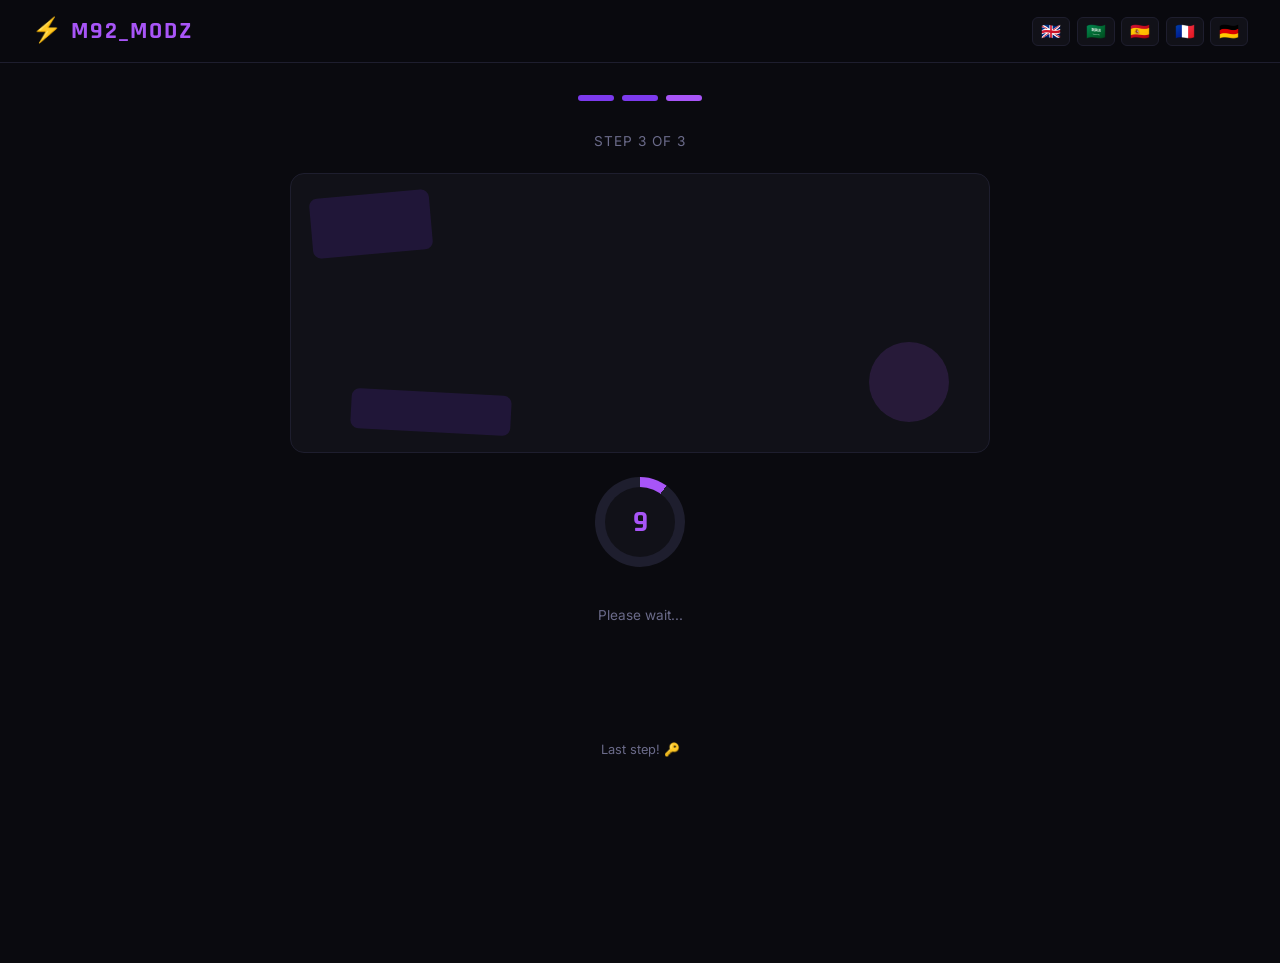
<file: step3.html>
<!DOCTYPE html>
<html lang="en" dir="ltr">
<head>
<meta charset="UTF-8"/>
<meta name="viewport" content="width=device-width, initial-scale=1.0"/>
<meta name="google-adsense-account" content="ca-pub-4285577993065607">
<title>M92_MODZ — Step 1</title>
<link rel="stylesheet" href="style.css"/>
<script async src="https://pagead2.googlesyndication.com/pagead/js/adsbygoogle.js?client=ca-pub-4285577993065607" crossorigin="anonymous"></script>
<style>
  .step-wrapper {
    min-height: 100vh;
    display: flex;
    flex-direction: column;
    align-items: center;
    padding: 2rem 1rem;
    gap: 1.5rem;
  }

  .progress-bar {
    display: flex;
    gap: 0.5rem;
    margin-bottom: 0.5rem;
  }
  .prog-dot {
    width: 36px; height: 6px;
    border-radius: 3px;
    background: var(--border);
  }
  .prog-dot.active { background: var(--accent2); }
  .prog-dot.done   { background: var(--accent); }

  .step-label {
    color: var(--muted);
    font-size: 0.85rem;
    letter-spacing: 1px;
    text-transform: uppercase;
  }

  .ad-frame {
    width: 100%;
    max-width: 700px;
    min-height: 280px;
    background: var(--surface);
    border: 1px solid var(--border);
    border-radius: 14px;
    display: flex;
    align-items: center;
    justify-content: center;
    color: var(--muted);
    font-size: 0.85rem;
    position: relative;
    overflow: hidden;
  }

  /* Ad stickers / banners decoration */
  .ad-sticker {
    position: absolute;
    border-radius: 8px;
    opacity: 0.15;
  }
  .ad-sticker-1 { width:120px; height:60px; background:var(--accent); top:20px; left:20px; transform:rotate(-5deg); }
  .ad-sticker-2 { width:80px;  height:80px; background:var(--accent2); bottom:30px; right:40px; border-radius:50%; }
  .ad-sticker-3 { width:160px; height:40px; background:var(--accent); bottom:20px; left:60px; transform:rotate(3deg); }

  .ad-inner {
    z-index: 1;
    text-align: center;
  }

  .timer-ring {
    width: 90px; height: 90px;
    border-radius: 50%;
    background: conic-gradient(var(--accent2) 0%, var(--border) 0%);
    display: flex;
    align-items: center;
    justify-content: center;
    margin: 0 auto 1rem;
    transition: background 0.5s;
    position: relative;
  }
  .timer-ring::after {
    content: '';
    position: absolute;
    width: 70px; height: 70px;
    background: var(--surface);
    border-radius: 50%;
  }
  .timer-num {
    position: relative;
    z-index: 1;
    font-family: 'Rajdhani', sans-serif;
    font-size: 1.8rem;
    font-weight: 700;
    color: var(--accent2);
  }

  .timer-label {
    color: var(--muted);
    font-size: 0.85rem;
    margin-bottom: 1.5rem;
  }

  .btn-continue {
    display: inline-block;
    background: linear-gradient(135deg, var(--accent), var(--accent2));
    color: #fff;
    padding: 0.85rem 2.5rem;
    border-radius: 10px;
    font-weight: 700;
    font-size: 1rem;
    border: none;
    cursor: pointer;
    opacity: 0;
    pointer-events: none;
    transition: opacity 0.4s, transform 0.2s;
    text-decoration: none;
  }
  .btn-continue.visible {
    opacity: 1;
    pointer-events: all;
  }
  .btn-continue:hover { transform: translateY(-2px); }

  .key-info {
    color: var(--muted);
    font-size: 0.8rem;
    text-align: center;
  }
</style>
</head>
<body>

<nav class="navbar">
  <div class="nav-brand">⚡ M92_MODZ</div>
  <div class="lang-switcher">
    <button onclick="setLang('en')">🇬🇧</button>
    <button onclick="setLang('ar')">🇸🇦</button>
    <button onclick="setLang('es')">🇪🇸</button>
    <button onclick="setLang('fr')">🇫🇷</button>
    <button onclick="setLang('de')">🇩🇪</button>
  </div>
</nav>

<div class="step-wrapper">

  <!-- Progress -->
  <div class="progress-bar">
    <div class="prog-dot done"></div>
    <div class="prog-dot done"></div>
    <div class="prog-dot active"></div>
  </div>
  <div class="step-label" data-i18n="step_label_3">Step 3 of 3</div>

  <!-- Ad Frame -->
  <div class="ad-frame">
    <div class="ad-sticker ad-sticker-1"></div>
    <div class="ad-sticker ad-sticker-2"></div>
    <div class="ad-sticker ad-sticker-3"></div>
    <div class="ad-inner">
      <!-- Adsterra / AdSense slot here -->
      <ins class="adsbygoogle"
           style="display:block;width:320px;height:100px"
           data-ad-client="ca-pub-4285577993065607"
           data-ad-slot="AUTO"></ins>
      <script>(adsbygoogle = window.adsbygoogle || []).push({});</script>
    </div>
  </div>

  <!-- Timer -->
  <div class="timer-ring" id="ring">
    <span class="timer-num" id="countdown">10</span>
  </div>
  <div class="timer-label" data-i18n="timer_wait">Please wait...</div>

  <!-- Continue Button -->
  <a href="interstitial.html?next=final.html" class="btn-continue" id="continueBtn" data-i18n="btn_continue">Continue →</a>

  <div class="key-info" data-i18n="steps_left_3">Last step! 🔑</div>

</div>

<script src="i18n.js"></script>
<script>
  let seconds = 10;
  const ring = document.getElementById('ring');
  const num  = document.getElementById('countdown');
  const btn  = document.getElementById('continueBtn');

  const interval = setInterval(() => {
    seconds--;
    num.textContent = seconds;
    const pct = ((10 - seconds) / 10) * 100;
    ring.style.background = `conic-gradient(var(--accent2) ${pct}%, var(--border) ${pct}%)`;

    if (seconds <= 0) {
      clearInterval(interval);
      num.textContent = '✓';
      btn.classList.add('visible');
    }
  }, 1000);
</script>
</body>
</html>
</file>
<file: style.css>
@import url('https://fonts.googleapis.com/css2?family=Rajdhani:wght@600;700&family=Inter:wght@400;500&display=swap');

:root {
  --bg:      #0a0a0f;
  --surface: #111118;
  --border:  #1e1e2e;
  --accent:  #7c3aed;
  --accent2: #a855f7;
  --text:    #e2e2f0;
  --muted:   #6b6b8a;
}

* { margin: 0; padding: 0; box-sizing: border-box; }

html { scroll-behavior: smooth; }

body {
  background: var(--bg);
  color: var(--text);
  font-family: 'Inter', sans-serif;
  min-height: 100vh;
}

/* RTL support for Arabic */
body[dir="rtl"] { font-family: 'Inter', 'Segoe UI', sans-serif; }

/* ── NAVBAR ── */
.navbar {
  display: flex;
  align-items: center;
  justify-content: space-between;
  padding: 1rem 2rem;
  background: rgba(10,10,15,0.95);
  border-bottom: 1px solid var(--border);
  position: sticky;
  top: 0;
  z-index: 100;
  backdrop-filter: blur(10px);
  flex-wrap: wrap;
  gap: 0.75rem;
}

.nav-brand {
  font-family: 'Rajdhani', sans-serif;
  font-size: 1.5rem;
  font-weight: 700;
  color: var(--accent2);
  letter-spacing: 2px;
}

.nav-links { display: flex; gap: 1.5rem; }
.nav-links a {
  color: var(--muted);
  text-decoration: none;
  font-size: 0.9rem;
  font-weight: 500;
  transition: color 0.2s;
}
.nav-links a:hover { color: var(--text); }

.lang-switcher { display: flex; gap: 0.4rem; }
.lang-switcher button {
  background: var(--surface);
  border: 1px solid var(--border);
  border-radius: 6px;
  padding: 0.25rem 0.5rem;
  cursor: pointer;
  font-size: 1rem;
  transition: border-color 0.2s;
}
.lang-switcher button:hover { border-color: var(--accent); }

/* ── HERO ── */
.hero {
  position: relative;
  display: flex;
  flex-direction: column;
  align-items: center;
  justify-content: center;
  text-align: center;
  padding: 6rem 2rem;
  overflow: hidden;
}

.hero-glow {
  position: absolute;
  width: 600px; height: 600px;
  background: radial-gradient(circle, rgba(124,58,237,0.15) 0%, transparent 70%);
  top: 50%; left: 50%;
  transform: translate(-50%, -50%);
  pointer-events: none;
}

.hero-title {
  font-family: 'Rajdhani', sans-serif;
  font-size: clamp(3rem, 10vw, 6rem);
  font-weight: 700;
  letter-spacing: 6px;
  background: linear-gradient(135deg, #a855f7, #7c3aed, #6366f1);
  -webkit-background-clip: text;
  -webkit-text-fill-color: transparent;
  background-clip: text;
  margin-bottom: 1rem;
}

.hero-sub {
  color: var(--muted);
  font-size: 1.1rem;
  margin-bottom: 2rem;
  max-width: 480px;
}

/* ── BUTTONS ── */
.btn-main {
  display: inline-block;
  background: linear-gradient(135deg, var(--accent), var(--accent2));
  color: #fff;
  padding: 0.85rem 2rem;
  border-radius: 10px;
  text-decoration: none;
  font-weight: 600;
  font-size: 1rem;
  transition: opacity 0.2s, transform 0.2s;
  border: none;
  cursor: pointer;
}
.btn-main:hover { opacity: 0.85; transform: translateY(-2px); }

.btn-outline {
  display: inline-block;
  border: 1px solid var(--accent);
  color: var(--accent2);
  padding: 0.75rem 1.75rem;
  border-radius: 10px;
  text-decoration: none;
  font-weight: 600;
  font-size: 0.95rem;
  transition: background 0.2s;
}
.btn-outline:hover { background: rgba(124,58,237,0.1); }

/* ── FEATURES ── */
.features {
  display: grid;
  grid-template-columns: repeat(auto-fit, minmax(220px, 1fr));
  gap: 1.5rem;
  padding: 3rem 2rem 5rem;
  max-width: 1000px;
  margin: 0 auto;
}

.feature-card {
  background: var(--surface);
  border: 1px solid var(--border);
  border-radius: 14px;
  padding: 2rem;
  text-align: center;
  transition: border-color 0.2s, transform 0.2s;
}
.feature-card:hover { border-color: var(--accent); transform: translateY(-4px); }

.feat-icon { font-size: 2rem; display: block; margin-bottom: 1rem; }
.feature-card h3 { margin-bottom: 0.5rem; font-size: 1.1rem; }
.feature-card p  { color: var(--muted); font-size: 0.9rem; line-height: 1.6; }

/* ── PAGE HERO (inner pages) ── */
.page-hero {
  text-align: center;
  padding: 4rem 2rem 2rem;
}
.page-hero h1 {
  font-family: 'Rajdhani', sans-serif;
  font-size: clamp(2rem, 6vw, 3.5rem);
  font-weight: 700;
  color: var(--accent2);
  letter-spacing: 3px;
  margin-bottom: 0.75rem;
}
.page-hero p { color: var(--muted); font-size: 1rem; }

/* ── STEPS ── */
.steps-section {
  max-width: 700px;
  margin: 2rem auto 4rem;
  padding: 0 2rem;
  display: flex;
  flex-direction: column;
  gap: 1.5rem;
}

.step-card {
  display: flex;
  gap: 1.5rem;
  background: var(--surface);
  border: 1px solid var(--border);
  border-radius: 14px;
  padding: 1.75rem;
  align-items: flex-start;
  transition: border-color 0.2s;
}
.step-card:hover { border-color: var(--accent); }

.step-num {
  min-width: 42px; height: 42px;
  background: linear-gradient(135deg, var(--accent), var(--accent2));
  border-radius: 50%;
  display: flex; align-items: center; justify-content: center;
  font-family: 'Rajdhani', sans-serif;
  font-weight: 700; font-size: 1.2rem;
  color: #fff;
  flex-shrink: 0;
}

.step-body h3 { margin-bottom: 0.4rem; font-size: 1.05rem; }
.step-body p  { color: var(--muted); font-size: 0.9rem; line-height: 1.6; margin-bottom: 1rem; }
.step-body a  { margin-top: 0.5rem; }

/* ── HOWTO ── */
.howto-section {
  max-width: 700px;
  margin: 2rem auto 4rem;
  padding: 0 2rem;
  display: flex;
  flex-direction: column;
  gap: 1.25rem;
}

.howto-block {
  background: var(--surface);
  border: 1px solid var(--border);
  border-radius: 14px;
  padding: 1.75rem;
  transition: border-color 0.2s;
}
.howto-block:hover { border-color: var(--accent); }
.howto-block h2 { font-size: 1rem; margin-bottom: 0.5rem; color: var(--accent2); }
.howto-block p  { color: var(--muted); font-size: 0.9rem; line-height: 1.7; }
.howto-block a  { color: var(--accent2); }

/* ── AD SLOT ── */
.ad-slot {
  max-width: 700px;
  margin: 0 auto 3rem;
  padding: 0 2rem;
  min-height: 90px;
  background: var(--surface);
  border: 1px dashed var(--border);
  border-radius: 10px;
  display: flex;
  align-items: center;
  justify-content: center;
  color: var(--muted);
  font-size: 0.8rem;
}

/* ── FOOTER ── */
.footer {
  text-align: center;
  padding: 2rem;
  border-top: 1px solid var(--border);
  color: var(--muted);
  font-size: 0.85rem;
}
.footer a { color: var(--accent2); text-decoration: none; }

/* ── RESPONSIVE ── */
@media (max-width: 600px) {
  .navbar { padding: 0.75rem 1rem; }
  .nav-links { gap: 1rem; }
  .step-card { flex-direction: column; }
}
</file>
